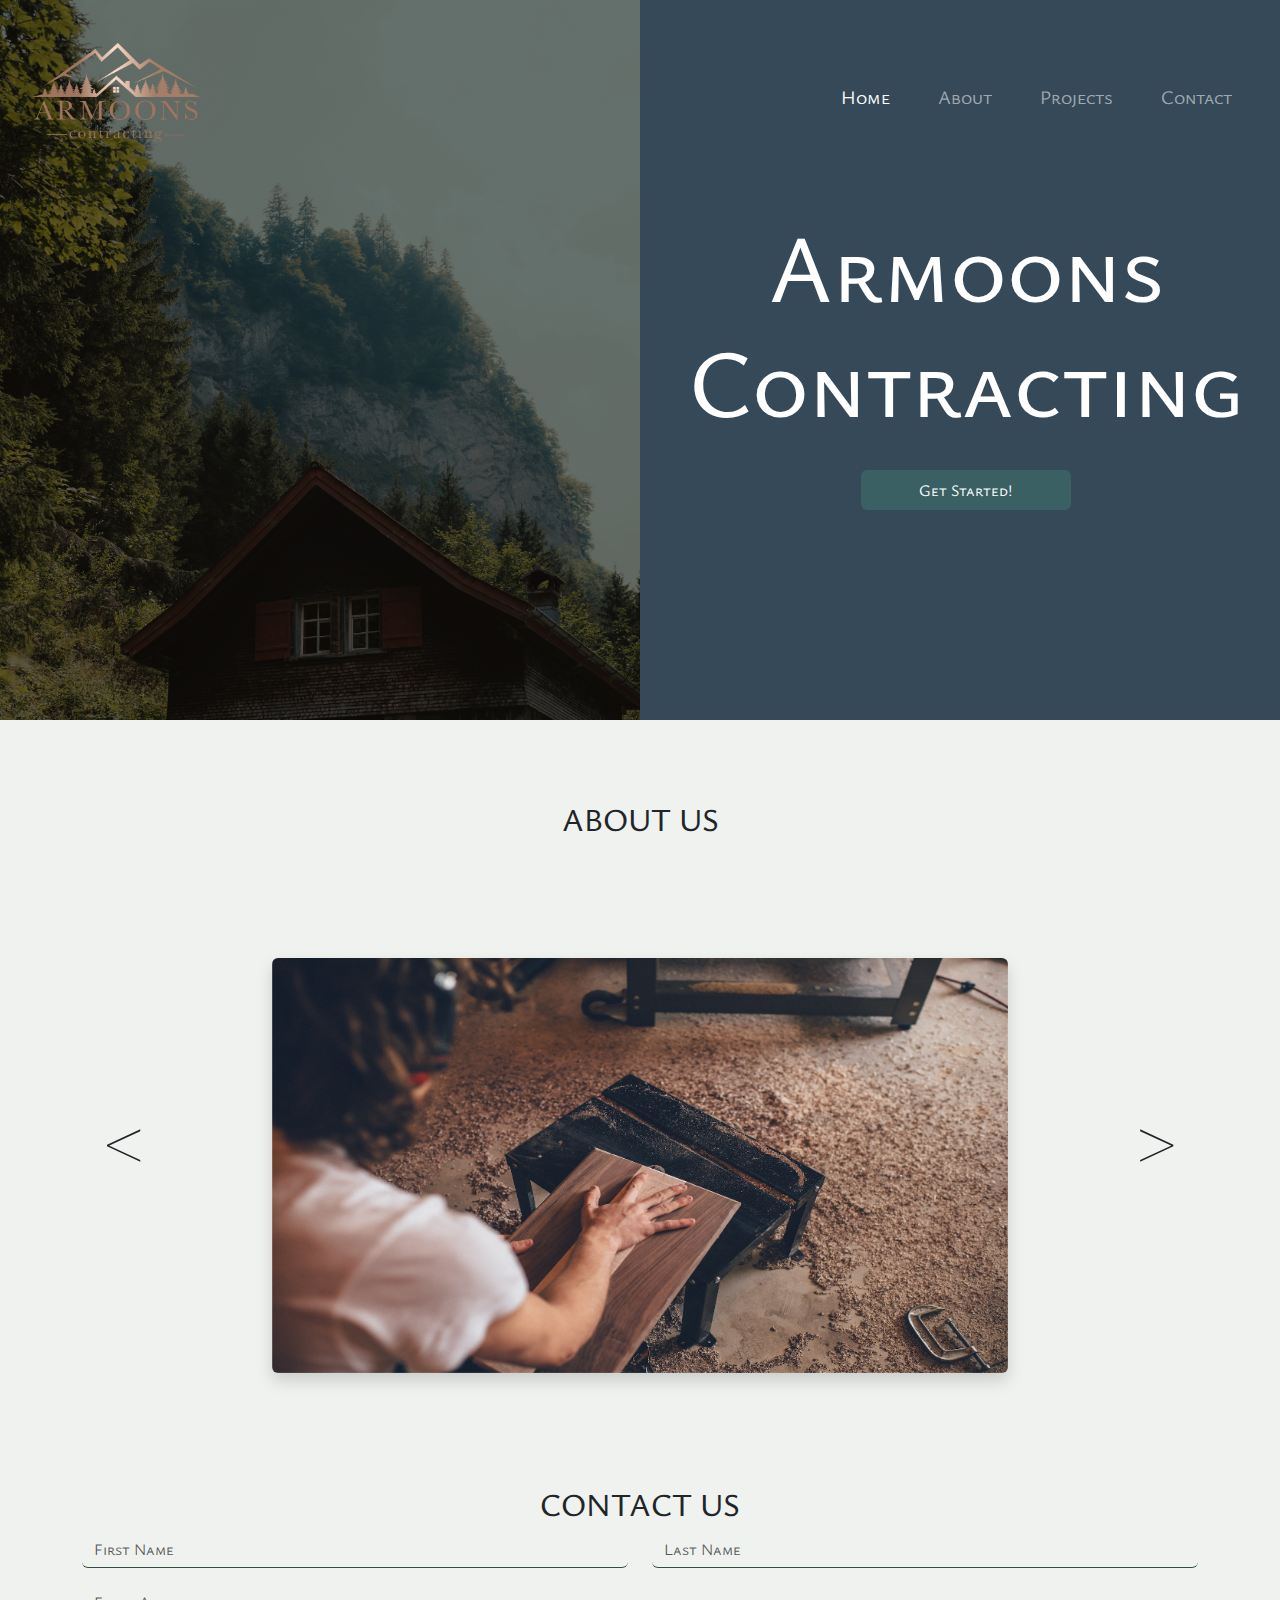
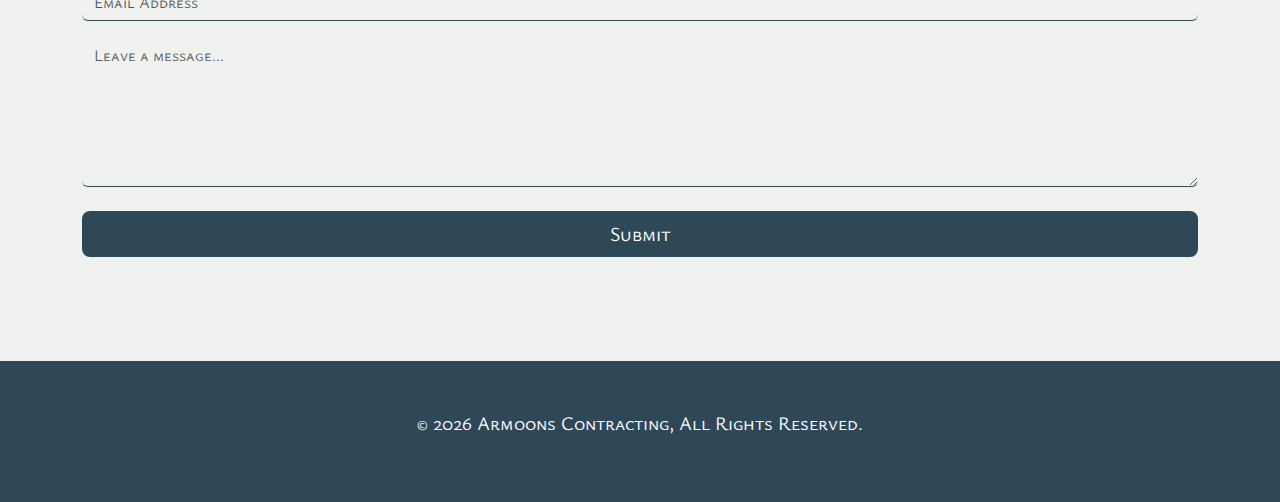
<file: index.html>
<!DOCTYPE html>
<html lang="en">

<head>
    <meta charset="UTF-8">
    <meta name="viewport" content="width=device-width, initial-scale=1.0">
    <title>Armoons Contracting</title>

    <!-- Bootstrap CSS 5.2 -->
    <link rel="stylesheet" href="https://cdn.jsdelivr.net/npm/bootstrap@5.2.3/dist/css/bootstrap.min.css">

    <!-- Google Fonts -->
    <!-- <link href="https://fonts.googleapis.com/css2?family=Ysabeau+Office&display=swap" rel="stylesheet"> -->
    <link href="https://fonts.googleapis.com/css2?family=Ysabeau+SC:wght@300&display=swap" rel="stylesheet">

    <!-- Custom CSS -->
    <link rel="stylesheet" href="style.css">
</head>

<body>
    <!-- HERO BANNER -->
    <div id="home" class="hero-banner">
        <div class="row">
            <!-- NAVBAR -->
            <nav class="navbar navbar-dark navbar-expand-lg sticky-top navbar-custom">
                <div class="container-fluid">
                    <a class="navbar-brand" href="/">
                        <img src="/assets/Armoons-logo.png" alt="" class="navbar-logo">
                    </a>
                    <button class="navbar-toggler" type="button" data-bs-toggle="offcanvas"
                        data-bs-target="#offcanvasNavbar" aria-controls="offcanvasNavbar"
                        aria-label="Toggle navigation">
                        <span class="navbar-toggler-icon"></span>
                    </button>
                    <div class="offcanvas offcanvas-end menu-bg" data-bs-scroll="true" tabindex="-1"
                        id="offcanvasNavbar" aria-labelledby="offcanvasNavbarLabel">
                        <div class="offcanvas-header justify-content-end">
                            <button type="button" class="btn-close" data-bs-dismiss="offcanvas"
                                aria-label="Close"></button>
                        </div>
                        <div class="offcanvas-body">
                            <ul class="navbar-nav justify-content-end flex-grow-1">
                                <a id="home-anchor-btn" class="nav-link active px-4" aria-current="page">Home</a>
                                <a id="about-anchor-btn" class="nav-link px-4">About</a>
                                <a id="projects-anchor-btn" class="nav-link px-4">Projects</a>
                                <a id="contact-anchor-btn" class="nav-link px-4">Contact</a>
                            </ul>
                        </div>
                    </div>
                </div>
            </nav>
            <div id="left-col" class="col-sm-12 col-md-12 col-lg-6 col-left ratio-1x1 "></div>
            <div id="right-col" class="col-sm-12 col-md-12 col-lg-6 col-right ratio-1x1 ">
                <div class="text-center content-right">
                    <h1 class="home-title">Armoons <br> Contracting</h1>
                    <div class="d-grid gap-2 col-4 mx-auto py-4">
                        <a href="#about" class="btn btn-primary tan-btn" type="button">Get Started!</a>
                    </div>
                </div>
            </div>
        </div>
    </div>

    <!-- ABOUT -->
    <div id="about" class="about">
        <div class="container">
            <h2 class="text-center">ABOUT US</h2>
        </div>
    </div>

    <!-- PROJECTS -->
    <div id="projects" class="projects">
        <div class="row">
            <div class="col">
                <div class="container text-center">
                    <h2 class="arrow" data-bs-target="#myCarousel" data-bs-slide="prev"> < </h2>
                </div>
            </div>
            <div class="col-7">
                <div id="myCarousel" class="carousel slide carousel-fade" data-bs-ride="carousel">
                    <div class="carousel-inner rounded shadow">
                        <div class="carousel-item active">
                            <img class="slider-img" src="/assets/proj-1.jpg" alt="">
                        </div>
                        <div class="carousel-item">
                            <img class="slider-img" src="/assets/proj-2.jpg" alt="">
                        </div>
                        <div class="carousel-item">
                            <img class="slider-img" src="/assets/proj-3.jpg" alt="">
                        </div>
                        <div class="carousel-item">
                            <img class="slider-img" src="/assets/proj-4.jpg" alt="">
                        </div>
                        <div class="carousel-item">
                            <img class="slider-img" src="/assets/proj-5.jpg" alt="">
                        </div>
                    </div>
                </div>
            </div>
            <div class="col">
                <div class="container text-center">
                    <h2 class="arrow" data-bs-target="#myCarousel" data-bs-slide="prev"> > </h2>
                </div>
            </div>
        </div>
    </div>

    <!-- CONTACT -->
    <div id="contact" class="contact">
        <div class="container">
            <h2 class="text-center">CONTACT US</h2>
            <form method="post" action="contact-form.php">
                <div class="row">
                    <div class="col-md">
                        <div class="mb-3">
                            <input type="text" class="form-control" name="fname" id="fname" placeholder="First Name">
                            <!-- <label for="fname">First Name</label> -->
                        </div>
                    </div>
                    <div class="col-md">
                        <div class="mb-3">
                            <input type="text" class="form-control" name="lname" id="lname" placeholder="Last Name">
                            <!-- <label for="lname">Last Name</label> -->
                        </div>
                    </div>
                </div>
                <div class="col-md">
                    <div class="mb-3">
                        <input type="email" class="form-control" name="email" id="email" placeholder="Email Address">
                        <!-- <label for="email">Email Address</label> -->
                    </div>
                </div>
                <div class="col-md">
                    <textarea class="form-control" placeholder="Leave a message..." name="message" id="message" style="height: 150px"></textarea>
                    <!-- <label for="message">Leave a message...</label> -->
                </div>
                <div class="col-md">
                    <div class="py-4">
                        <button class="w-100 btn btn-primary btn-lg contact-btn" type="submit">Submit</button>
                    </div>

                </div>
            </form>
        </div>
    </div>

    <!-- FOOTER -->
    <div class="footer">
        <div class="container">
            <footer class="py-5">
                <p class="text-center footer-text">
                    ©
                    <script>document.write(new Date().getFullYear())</script> Armoons Contracting, All Rights Reserved.
                </p>
            </footer>
        </div>
    </div>


    <!-- Bootstrap JS 5.2 -->
    <script src="https://cdn.jsdelivr.net/npm/bootstrap@5.2.3/dist/js/bootstrap.bundle.min.js"></script>

    <!-- jQuery -->
    <script src="https://code.jquery.com/jquery-3.7.0.min.js" integrity="sha256-2Pmvv0kuTBOenSvLm6bvfBSSHrUJ+3A7x6P5Ebd07/g=" crossorigin="anonymous"></script>

    <script>
        const myOffcanvas = new bootstrap.Offcanvas('#offcanvasNavbar');

        document.querySelector("#home-anchor-btn").onclick = function () {
            if($(window).width() <= 991){
                myOffcanvas.toggle();
            }
            $([document.documentElement, document.body]).animate({
                scrollTop: $("#home").offset().top
            }, 500);
        }
        document.querySelector("#about-anchor-btn").onclick = function () {
            if($(window).width() <= 991){
                myOffcanvas.toggle();
            }
            $([document.documentElement, document.body]).animate({
                scrollTop: $("#about").offset().top
            }, 500);
        }
        document.querySelector("#projects-anchor-btn").onclick = function () {
            if($(window).width() <= 991){
                myOffcanvas.toggle();
            }
            $([document.documentElement, document.body]).animate({
                scrollTop: $("#projects").offset().top
            }, 500);
        }
        document.querySelector("#contact-anchor-btn").onclick = function () {
            if($(window).width() <= 991){
                myOffcanvas.toggle();
            }
            $([document.documentElement, document.body]).animate({
                scrollTop: $("#contact").offset().top
            }, 500);
        }

        const myCarouselElement = document.querySelector('#myCarousel')

        const carousel = new bootstrap.Carousel(myCarouselElement, {
            interval: 3500,
            touch: false
        })
    </script>
</body>

</html>
</file>
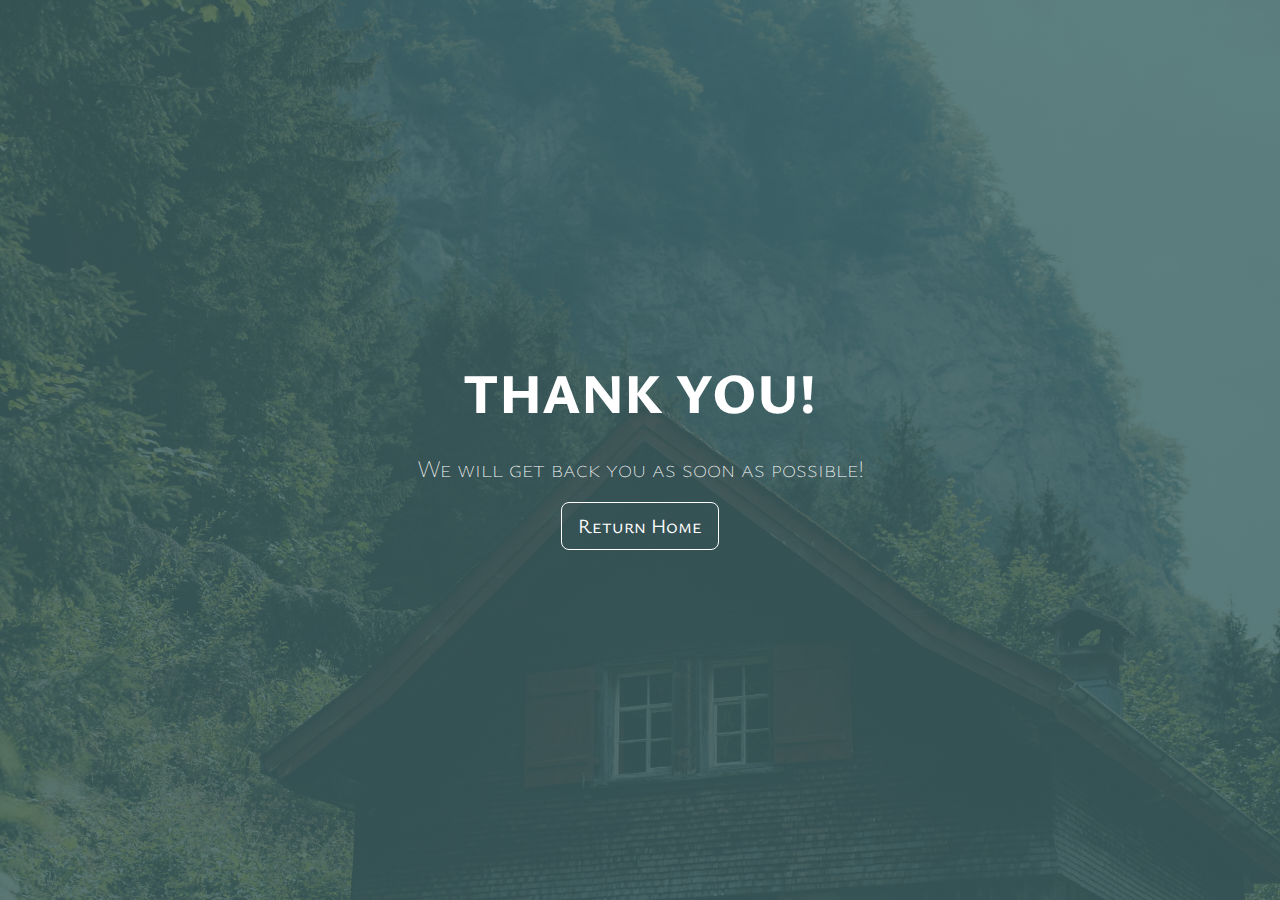
<file: thankyou.html>
<!DOCTYPE html>
<html lang="en">

<head>
    <meta charset="UTF-8">
    <meta name="viewport" content="width=device-width, initial-scale=1.0">
    <title>Armoons Contracting</title>

    <!-- Bootstrap CSS 5.2 -->
    <link rel="stylesheet" href="https://cdn.jsdelivr.net/npm/bootstrap@5.2.3/dist/css/bootstrap.min.css">

    <!-- Google Fonts -->
    <link href="https://fonts.googleapis.com/css2?family=Ysabeau+SC:wght@300&display=swap" rel="stylesheet">

    <!-- Custom CSS -->
    <link rel="stylesheet" href="style.css">
</head>
<body>
    <!-- HERO BANNER -->
    <div class="thankyou-banner">
        <!-- BANNER CONTENT -->
        <div class="container-sm text-center banner-content">
            <p class="banner-heavy-text">THANK YOU!</p>
            <p class="banner-soft-text">We will get back you as soon as possible!</p>
            <a class="btn btn-lg thankyou-btn" href="/index.html">Return Home</a>
        </div>
    </div>
</body>
</html>
</file>
<file: style.css>
* {
    padding: 0;
    margin: 0;
    font-family: 'Ysabeau SC', sans-serif;
}

/* :root {
    --color-1: #f5ebe0;
    --color-2: #ddbea9;
    --color-3: #cb997e;
    --color-4: #b7b7a4;
    --color-5: #a5a58d;
    --color-6: #6b705c;
    --color-7: #504136;
} */

:root {
    --color-1: #f0f2ef;
    --color-2: #87bba2;
    --color-3: #3b6064;
    --color-4: #2f4858;
    --color-5: #3b6064;
    --color-6: #364958;
    --color-7: #364958;
}


/* THANKYOU PAGE */
.thankyou-banner {
    background: linear-gradient(rgba(59, 96, 100, 0.80), rgba(59, 96, 100, 0.80)), url('/assets/image-1.jpg') no-repeat center center fixed;
    /* background: linear-gradient(rgba(54, 73, 88, 0.80), rgba(54, 73, 88, 0.80)), url('/assets/image-1.jpg') no-repeat center center fixed; */
    -webkit-background-size: cover;
    -moz-background-size: cover;
    -o-background-size: cover;
    background-size: cover;
    height: 100vh;
}
.banner-content {
    margin: 0;
    position: absolute;
    top: 50%;
    left: 50%;
    -ms-transform: translate(-50%, -50%);
    transform: translate(-50%, -50%);
    color: white;
}
.banner-heavy-text {
    font-size: 3.5rem;
    font-weight: 800;
}
.banner-soft-text {
    font-size: 1.5rem;
    font-weight: 100;
}
.thankyou-btn {
    border-color: #fff !important;
    color: #fff !important;
    background-color: transparent !important;
}
.thankyou-btn:hover {
    color: #2A2A2B !important;
    background-color: #fff !important;
}


.navbar {
    font-size: 1.2rem;
}
.navbar-logo {
    width: 200px;
    padding-left: 2rem;
}
.menu-bg {
    /* Originally color-7 */
    background-color: var(--color-3) !important;
}
.navbar-custom {
    position: absolute;
}
.col-left {
    background-image: linear-gradient(rgba(0, 0, 0, 0.55), rgba(0, 0, 0, 0.55)), url('/assets/image-1.jpg');
    background-size: cover;
    height: 80vh;
}
.col-right {
    background-color: var(--color-6);
    height: 80vh;
}
.home-title {
    font-size: 6rem;
    color: #fff;
    padding-top: 13rem;
}
.tan-btn {
    background-color: var(--color-3);
    border: 2px solid var(--color-3)
}
.tan-btn:hover {
    background-color: var(--color-2);
    border: 2px solid var(--color-2);
    color: #fff;
}



/* ABOUT */
.about {
    background-color: var(--color-1);
    padding-top: 5rem;
    padding-bottom: 5rem;
}

/* PROJECTS */
.projects {
    background-color: var(--color-1);
    padding-top: 2rem;
    padding-bottom: 2rem;
}
.slider-img {
    object-position: bottom;
    width: 100%;
    height: 50%;
}
.arrow {
    font-size: 5rem;
    font-weight: 100;
    padding-top: 8rem;
    cursor: pointer;
}


/* CONTACT */
.contact {
    background-color: var(--color-1);
    padding-top: 5rem;
    padding-bottom: 5rem;
}

input.form-control,
textarea.form-control {
    background-color: var(--color-1);
    border: none;
    border-bottom: 1px solid #344e41;
}

textarea.form-control:focus,
input.form-control:focus {
    box-shadow: none;
    background-color: var(--color-1);
    border: none;
    border-bottom: 1px solid #344e41;
}

.contact-btn {
    /* Originally color-5 */
    background-color: var(--color-4);
    border: none;
}

.contact-btn:hover {
    /* Origianlly color-4 */
    background-color: var(--color-2);
}

.contact-btn:focus,
.contact-btn:active {
    background-color: var(--color-5);
}

.footer {
    /* Originall color-5 */
    background-color: var(--color-4);
}

.footer-text {
    font-size: 1.2rem;
    color: white;
}



/* MEDIA QUERIES */

/* XXL */
@media screen and (max-width:1400px) {}

/* XL */
@media screen and (max-width:1200px) {
    .home-title {
        font-size: 5rem;
    }
}

@media screen and (max-width:1100px) {
    .arrow {
        font-size: 3rem;
    }
}

/* LG */
@media screen and (max-width:991px) {
    .col-left {
        display: none;
    }
    .col-right {
        /* background-image: linear-gradient(rgba(107, 112, 92, 0.75), rgba(107, 112, 92, 0.75)), url('/assets/image-1.jpg'); */
        background-image: linear-gradient(rgba(54, 73, 88, 0.75), rgba(54, 73, 88, 0.75)), url('/assets/image-1.jpg');
        background-size: cover;
    }
    .arrow {
        padding-top: 5rem;
    }
}

/* MD */
@media screen and (max-width:768px) {}

/* SM */
@media screen and (max-width:576px) {
    .home-title {
        font-size: 4rem;
    }
    .col-right {
        height: 100vh;
    }
    .carousel .carousel-item {
        height: 100%;
    }
    .slider-img {
        width: 100%;
    }
    .arrow {
        padding-top: 2rem;
    }
    .footer-text {
        font-size: 1rem;
    }
}

@media screen and (max-width: 425px) {
    .offcanvas {
        --bs-offcanvas-width: 300px !important;
    }
}
</file>
